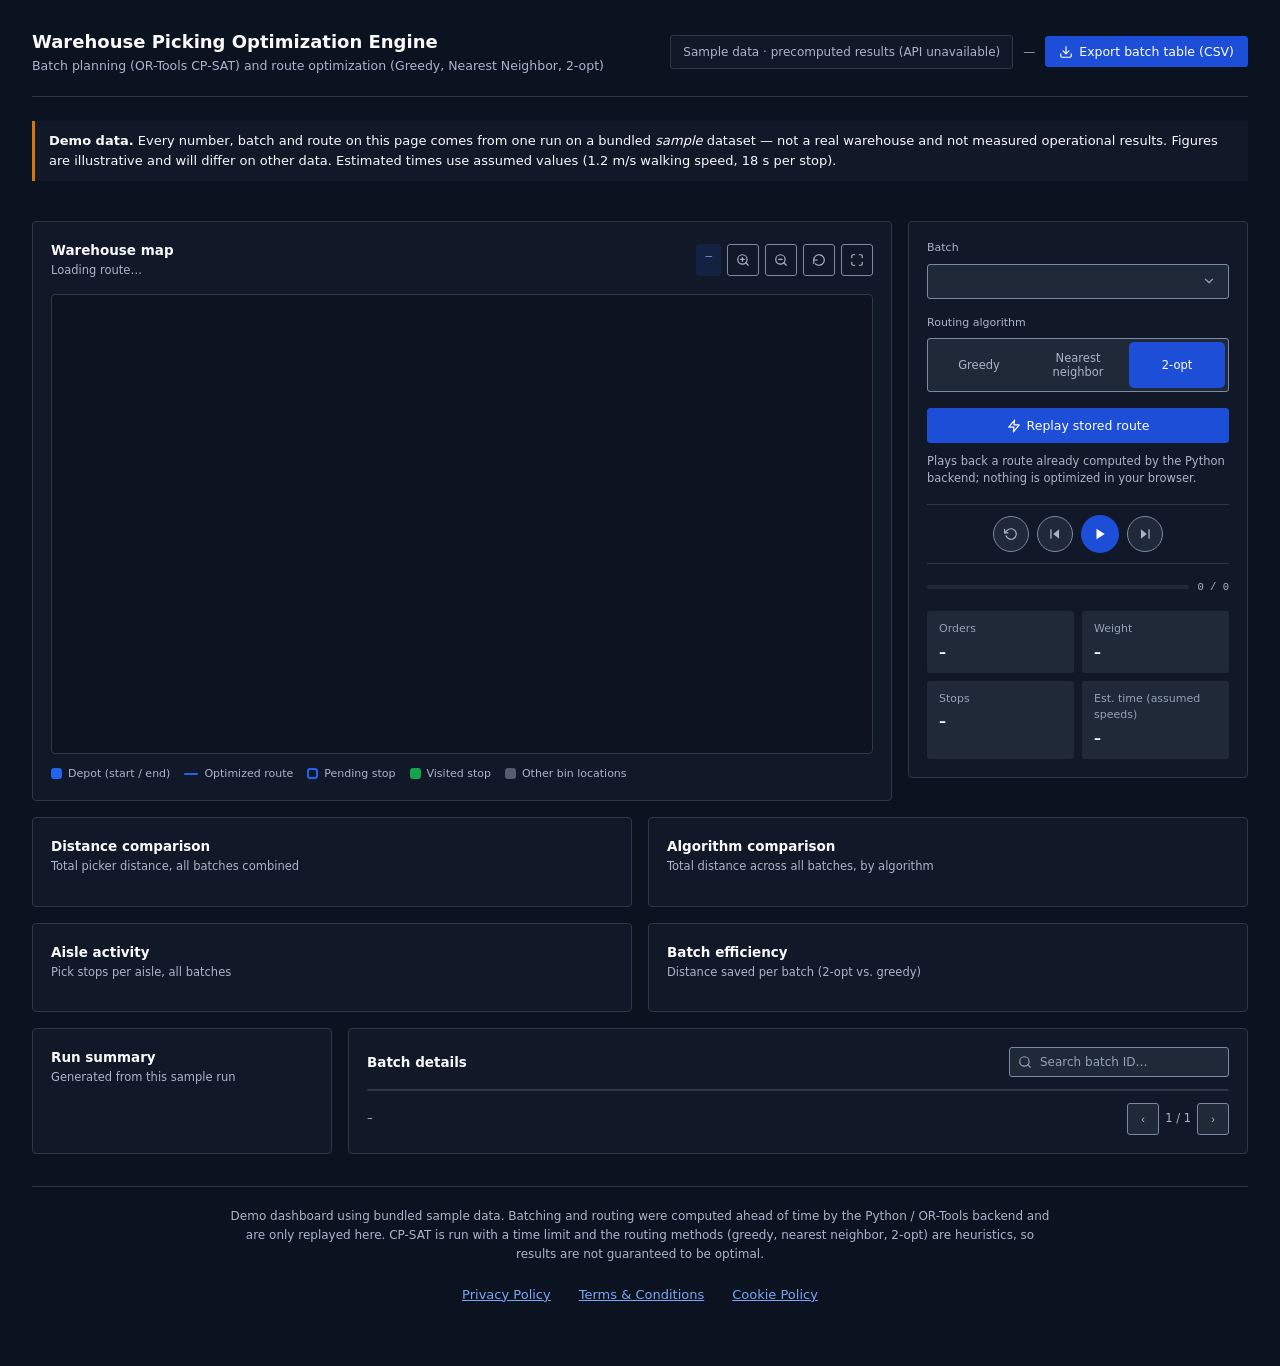
<file: frontend/index.html>
<!DOCTYPE html>
<html lang="en">
<head>
<meta charset="UTF-8">
<meta name="viewport" content="width=device-width, initial-scale=1.0">
<title>Warehouse Picking Optimization Engine – Demo Dashboard</title>
<meta name="description" content="Demo dashboard showing precomputed results of a warehouse order-batching and picker-routing project, using bundled sample data.">
<meta http-equiv="Content-Security-Policy" content="default-src 'none'; script-src 'self'; style-src 'self' 'unsafe-inline'; img-src 'self' data:; connect-src 'self' https://*.onrender.com http://localhost:* http://127.0.0.1:*; base-uri 'none'; form-action 'none'">
<meta name="referrer" content="no-referrer">
<link rel="stylesheet" href="style.css">
</head>
<body>
<a class="skip-link" href="#main">Skip to main content</a>
<noscript><p class="noscript">This dashboard needs JavaScript to display its charts and tables.</p></noscript>
<div class="app">
<header class="topbar">
  <div class="topbar-left">
    <div>
      <h1>Warehouse Picking Optimization Engine</h1>
      <p class="subtitle">Batch planning (OR-Tools CP-SAT) and route optimization (Greedy, Nearest Neighbor, 2-opt)</p>
    </div>
  </div>
  <div class="topbar-right">
    <span class="run-status">Sample data &middot; precomputed results</span>
    <span class="gen-time tnum" id="genTime">—</span>
    <button class="btn btn-primary" id="exportBtn" type="button">
      <svg class="icon" aria-hidden="true" focusable="false" viewBox="0 0 24 24" fill="none" stroke="currentColor" stroke-width="2" stroke-linecap="round" stroke-linejoin="round"><path d="M21 15v4a2 2 0 0 1-2 2H5a2 2 0 0 1-2-2v-4"></path><polyline points="7 10 12 15 17 10"></polyline><line x1="12" y1="15" x2="12" y2="3"></line></svg>
      Export batch table (CSV)
    </button>
  </div>
</header>

<main id="main" tabindex="-1">
<div class="demo-banner" role="note">
  <strong>Demo data.</strong> Every number, batch and route on this page comes from one run on a bundled <em>sample</em> dataset &mdash; not a real warehouse and not measured operational results. Figures are illustrative and will differ on other data. Estimated times use assumed values (1.2&nbsp;m/s walking speed, 18&nbsp;s per stop).
</div>

<h2 class="sr-only">Key figures from the sample run</h2>
<section class="kpi-row" id="kpiRow" aria-label="Key figures from the sample run"></section>

<section class="main-grid">
  <div class="panel map-panel" id="mapPanelWrap">
    <div class="panel-header">
      <div>
        <h2 class="panel-title">Warehouse map</h2>
        <p class="panel-sub" id="mapSubtitle">Loading route…</p>
      </div>
      <div class="map-toolbar">
        <span class="badge" id="algoBadge">—</span>
        <button class="icon-btn" id="zoomInBtn" type="button" aria-label="Zoom in" title="Zoom in">
          <svg class="icon" aria-hidden="true" focusable="false" viewBox="0 0 24 24" fill="none" stroke="currentColor" stroke-width="2" stroke-linecap="round" stroke-linejoin="round"><circle cx="11" cy="11" r="8"></circle><line x1="21" y1="21" x2="16.65" y2="16.65"></line><line x1="11" y1="8" x2="11" y2="14"></line><line x1="8" y1="11" x2="14" y2="11"></line></svg>
        </button>
        <button class="icon-btn" id="zoomOutBtn" type="button" aria-label="Zoom out" title="Zoom out">
          <svg class="icon" aria-hidden="true" focusable="false" viewBox="0 0 24 24" fill="none" stroke="currentColor" stroke-width="2" stroke-linecap="round" stroke-linejoin="round"><circle cx="11" cy="11" r="8"></circle><line x1="21" y1="21" x2="16.65" y2="16.65"></line><line x1="8" y1="11" x2="14" y2="11"></line></svg>
        </button>
        <button class="icon-btn" id="resetViewBtn" type="button" aria-label="Reset map view" title="Reset map view">
          <svg class="icon" aria-hidden="true" focusable="false" viewBox="0 0 24 24" fill="none" stroke="currentColor" stroke-width="2" stroke-linecap="round" stroke-linejoin="round"><path d="M3 12a9 9 0 1 1 3.05 6.75"></path><polyline points="3 18 3 12 9 12"></polyline></svg>
        </button>
        <button class="icon-btn" id="fullscreenBtn" type="button" aria-label="Toggle fullscreen map" title="Toggle fullscreen map">
          <svg class="icon" aria-hidden="true" focusable="false" viewBox="0 0 24 24" fill="none" stroke="currentColor" stroke-width="2" stroke-linecap="round" stroke-linejoin="round"><path d="M8 3H5a2 2 0 0 0-2 2v3"></path><path d="M21 8V5a2 2 0 0 0-2-2h-3"></path><path d="M3 16v3a2 2 0 0 0 2 2h3"></path><path d="M16 21h3a2 2 0 0 0 2-2v-3"></path></svg>
        </button>
      </div>
    </div>
    <div class="map-wrap" id="mapWrap">
      <svg id="warehouseMap" viewBox="0 0 900 600" xmlns="http://www.w3.org/2000/svg" role="group" tabindex="0" aria-label="Warehouse floor plan with the selected picker route. Arrow keys pan; plus and minus zoom. A text version of the route follows the map."></svg>
      <div class="node-tooltip" id="nodeTooltip"></div>
    </div>
    <p class="sr-only" id="routeText" aria-live="polite"></p>
    <div class="map-legend">
      <span class="legend-item"><span class="legend-swatch" style="background:var(--blue)"></span>Depot (start / end)</span>
      <span class="legend-item"><span class="legend-swatch is-line" style="background:var(--blue)"></span>Optimized route</span>
      <span class="legend-item"><span class="legend-swatch" style="background:transparent;border:2px solid var(--blue)"></span>Pending stop</span>
      <span class="legend-item"><span class="legend-swatch" style="background:var(--green)"></span>Visited stop</span>
      <span class="legend-item"><span class="legend-swatch" style="background:var(--text-muted);opacity:.5"></span>Other bin locations</span>
    </div>
    <div class="selected-node" id="selectedNode" aria-live="polite"></div>
  </div>

  <div class="panel control-panel">
    <div class="field">
      <label for="batchSelect">Batch</label>
      <select class="select-field" id="batchSelect"></select>
    </div>
    <div class="field">
      <span class="field-label" id="algoLabel">Routing algorithm</span>
      <div class="segmented" id="algoSegmented" role="group" aria-labelledby="algoLabel">
        <button type="button" data-algo="greedy" aria-pressed="false">Greedy</button>
        <button type="button" data-algo="nearest_neighbor" aria-pressed="false">Nearest neighbor</button>
        <button type="button" data-algo="two_opt" class="active" aria-pressed="true">2-opt</button>
      </div>
    </div>
    <button class="btn btn-primary" id="optimizeBtn" type="button" style="width:100%;justify-content:center;padding:9px;" title="Replay the stored route for the selected batch and algorithm">
      <svg class="icon" aria-hidden="true" focusable="false" viewBox="0 0 24 24" fill="none" stroke="currentColor" stroke-width="2" stroke-linecap="round" stroke-linejoin="round"><path d="M13 2 3 14h9l-1 8 10-12h-9l1-8z"></path></svg>
      Replay stored route
    </button>
    <p class="hint">Plays back a route already computed by the Python backend; nothing is optimized in your browser.</p>
    <div class="playback-controls">
      <button class="pc-btn" id="resetBtn" type="button" aria-label="Reset playback" title="Reset playback"><svg class="icon" aria-hidden="true" focusable="false" viewBox="0 0 24 24" fill="none" stroke="currentColor" stroke-width="2" stroke-linecap="round" stroke-linejoin="round"><polyline points="1 4 1 10 7 10"></polyline><path d="M3.51 15a9 9 0 1 0 2.13-9.36L1 10"></path></svg></button>
      <button class="pc-btn" id="stepBackBtn" type="button" aria-label="Step back" title="Step back"><svg class="icon" aria-hidden="true" focusable="false" viewBox="0 0 24 24" fill="currentColor" stroke="none"><polygon points="19 20 9 12 19 4 19 20"></polygon><rect x="4" y="4" width="2.2" height="16"></rect></svg></button>
      <button class="pc-btn primary" id="playBtn" type="button" aria-label="Play route" title="Play route"><svg class="icon" aria-hidden="true" focusable="false" id="playIcon" viewBox="0 0 24 24" fill="currentColor" stroke="none"><polygon points="6 3 20 12 6 21 6 3"></polygon></svg></button>
      <button class="pc-btn" id="stepFwdBtn" type="button" aria-label="Step forward" title="Step forward"><svg class="icon" aria-hidden="true" focusable="false" viewBox="0 0 24 24" fill="currentColor" stroke="none"><polygon points="5 4 15 12 5 20 5 4"></polygon><rect x="17.8" y="4" width="2.2" height="16"></rect></svg></button>
    </div>
    <div class="progress-row" role="group" aria-label="Playback progress">
      <div class="progress-track"><div class="progress-fill" id="progressFill"></div></div>
      <span class="progress-label" id="progressLabel">0 / 0</span>
    </div>
    <div class="stat-grid">
      <div class="mini-stat"><div class="ms-label">Orders</div><div class="ms-value tnum" id="statOrders">–</div></div>
      <div class="mini-stat"><div class="ms-label">Weight</div><div class="ms-value tnum" id="statWeight">–</div></div>
      <div class="mini-stat"><div class="ms-label">Stops</div><div class="ms-value tnum" id="statStops">–</div></div>
      <div class="mini-stat"><div class="ms-label">Est. time (assumed speeds)</div><div class="ms-value tnum" id="statTime">–</div></div>
    </div>
  </div>
</section>

<section class="charts-grid">
  <div class="panel">
    <h2 class="panel-title">Distance comparison</h2>
    <p class="panel-sub">Total picker distance, all batches combined</p>
    <div id="chartDistance" style="margin-top:12px;"></div>
  </div>
  <div class="panel">
    <h2 class="panel-title">Algorithm comparison</h2>
    <p class="panel-sub">Total distance across all batches, by algorithm</p>
    <div id="chartAlgo" style="margin-top:12px;"></div>
  </div>
  <div class="panel">
    <h2 class="panel-title">Aisle activity</h2>
    <p class="panel-sub">Pick stops per aisle, all batches</p>
    <div id="chartHeatmap" style="margin-top:12px;"></div>
  </div>
  <div class="panel">
    <h2 class="panel-title">Batch efficiency</h2>
    <p class="panel-sub">Distance saved per batch (2-opt vs. greedy)</p>
    <div id="chartEfficiency" style="margin-top:12px;"></div>
  </div>
</section>

<section class="bottom-grid">
  <div class="panel">
    <h2 class="panel-title">Run summary</h2>
    <p class="panel-sub">Generated from this sample run</p>
    <div id="insightsList" style="margin-top:6px;"></div>
  </div>

  <div class="panel">
    <div class="table-toolbar">
      <h2 class="panel-title" style="margin:0;">Batch details</h2>
      <div class="search-box">
        <svg class="icon" aria-hidden="true" focusable="false" viewBox="0 0 24 24" fill="none" stroke="currentColor" stroke-width="2" stroke-linecap="round" stroke-linejoin="round"><circle cx="11" cy="11" r="8"></circle><line x1="21" y1="21" x2="16.65" y2="16.65"></line></svg>
        <label for="tableSearch" class="sr-only">Search batch ID</label>
        <input type="search" id="tableSearch" placeholder="Search batch ID…" autocomplete="off">
      </div>
    </div>
    <div class="table-scroll">
      <table class="data-table" id="batchTable">
        <caption class="sr-only">Batch details for the sample run. Column headers are buttons that sort the table.</caption>
        <thead><tr id="tableHead"></tr></thead>
        <tbody id="tableBody"></tbody>
      </table>
    </div>
    <div class="table-footer">
      <span id="tableCount" aria-live="polite">–</span>
      <div class="pager">
        <button id="pagePrev" type="button" aria-label="Previous page">‹</button>
        <span id="pageLabel" class="tnum" aria-live="polite">1 / 1</span>
        <button id="pageNext" type="button" aria-label="Next page">›</button>
      </div>
    </div>
  </div>
</section>

</main>

<footer class="site-footer">
  <p class="footnote">Demo dashboard using bundled sample data. Batching and routing were computed ahead of time by the Python / OR-Tools backend and are only replayed here. CP-SAT is run with a time limit and the routing methods (greedy, nearest neighbor, 2-opt) are heuristics, so results are not guaranteed to be optimal.</p>
  <nav class="footer-links" aria-label="Legal">
    <a href="privacy.html">Privacy Policy</a>
    <a href="terms.html">Terms &amp; Conditions</a>
    <a href="cookies.html">Cookie Policy</a>
  </nav>
</footer>

</div>
<script src="data/dashboard_data.js"></script>
<script src="config.js"></script>
<script src="api-loader.js"></script>
</body>
</html>
</file>
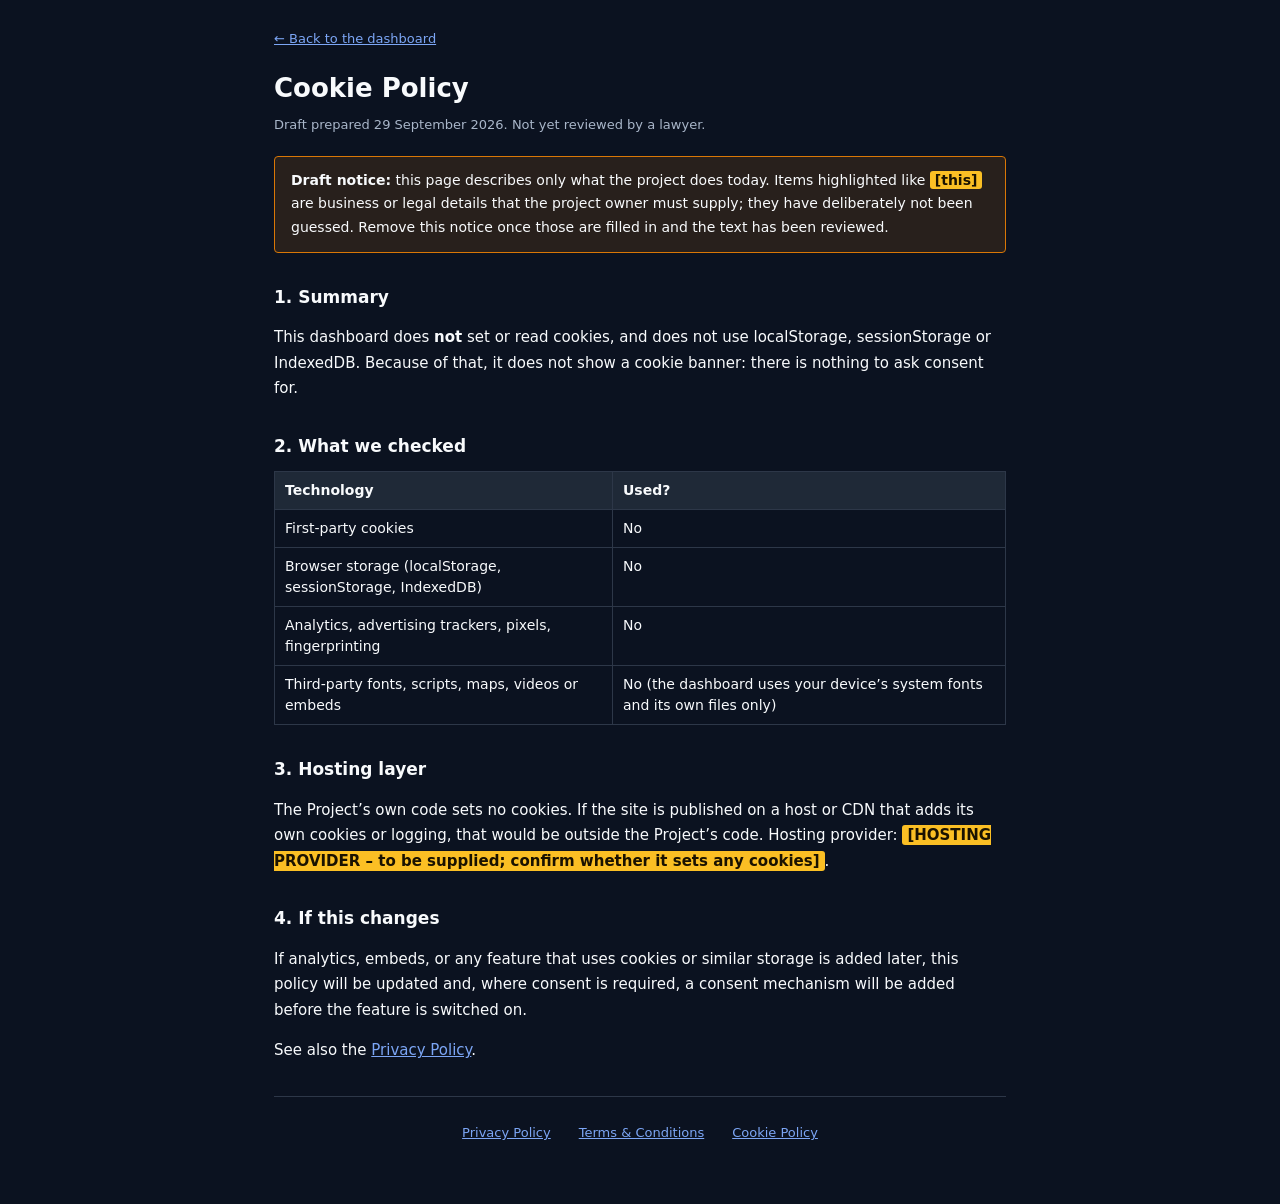
<file: frontend/cookies.html>
<!DOCTYPE html>
<html lang="en">
<head>
<meta charset="UTF-8">
<meta name="viewport" content="width=device-width, initial-scale=1.0">
<title>Cookie Policy – Warehouse Picking Optimization Engine</title>
<meta name="robots" content="noindex">
<meta http-equiv="Content-Security-Policy" content="default-src 'none'; style-src 'self'; base-uri 'none'; form-action 'none'">
<meta name="referrer" content="no-referrer">
<link rel="stylesheet" href="style.css">
</head>
<body>
<a class="skip-link" href="#main">Skip to main content</a>
<div class="legal">
<header><a class="back" href="index.html">&larr; Back to the dashboard</a></header>
<main id="main" tabindex="-1">
<h1>Cookie Policy</h1>
<p class="meta">Draft prepared 29 September 2026. Not yet reviewed by a lawyer.</p>
<p class="draft-note"><strong>Draft notice:</strong> this page describes only what the project does today. Items highlighted like <mark class="todo">[this]</mark> are business or legal details that the project owner must supply; they have deliberately not been guessed. Remove this notice once those are filled in and the text has been reviewed.</p>

<h2>1. Summary</h2>
<p>This dashboard does <strong>not</strong> set or read cookies, and does not use localStorage, sessionStorage or IndexedDB. Because of that, it does not show a cookie banner: there is nothing to ask consent for.</p>

<h2>2. What we checked</h2>
<table>
<thead><tr><th scope="col">Technology</th><th scope="col">Used?</th></tr></thead>
<tbody>
<tr><td>First-party cookies</td><td>No</td></tr>
<tr><td>Browser storage (localStorage, sessionStorage, IndexedDB)</td><td>No</td></tr>
<tr><td>Analytics, advertising trackers, pixels, fingerprinting</td><td>No</td></tr>
<tr><td>Third-party fonts, scripts, maps, videos or embeds</td><td>No (the dashboard uses your device&rsquo;s system fonts and its own files only)</td></tr>
</tbody>
</table>

<h2>3. Hosting layer</h2>
<p>The Project&rsquo;s own code sets no cookies. If the site is published on a host or CDN that adds its own cookies or logging, that would be outside the Project&rsquo;s code. Hosting provider: <mark class="todo">[HOSTING PROVIDER – to be supplied; confirm whether it sets any cookies]</mark>.</p>

<h2>4. If this changes</h2>
<p>If analytics, embeds, or any feature that uses cookies or similar storage is added later, this policy will be updated and, where consent is required, a consent mechanism will be added before the feature is switched on.</p>

<p>See also the <a href="privacy.html">Privacy Policy</a>.</p>
</main>
<footer class="site-footer">
  <nav class="footer-links" aria-label="Legal">
    <a href="privacy.html">Privacy Policy</a>
    <a href="terms.html">Terms &amp; Conditions</a>
    <a href="cookies.html">Cookie Policy</a>
  </nav>
</footer>
</div>
</body>
</html>
</file>
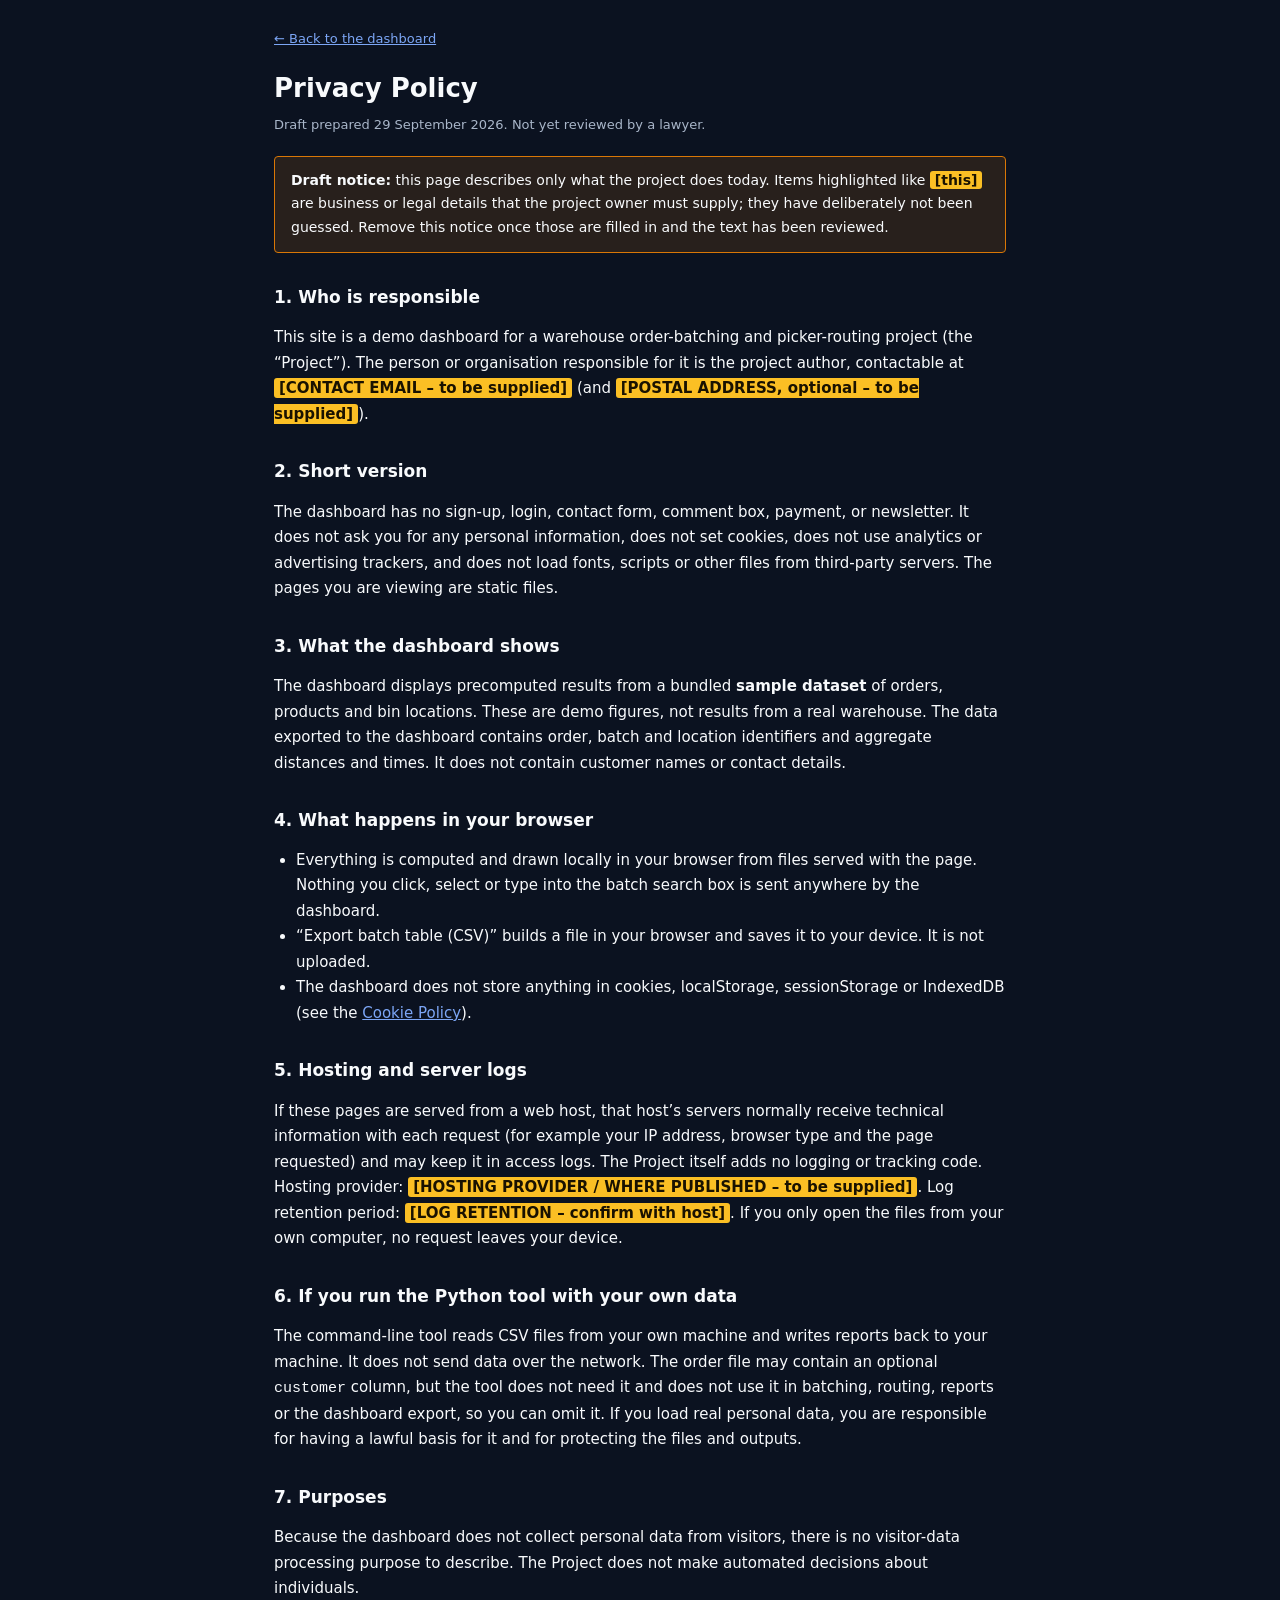
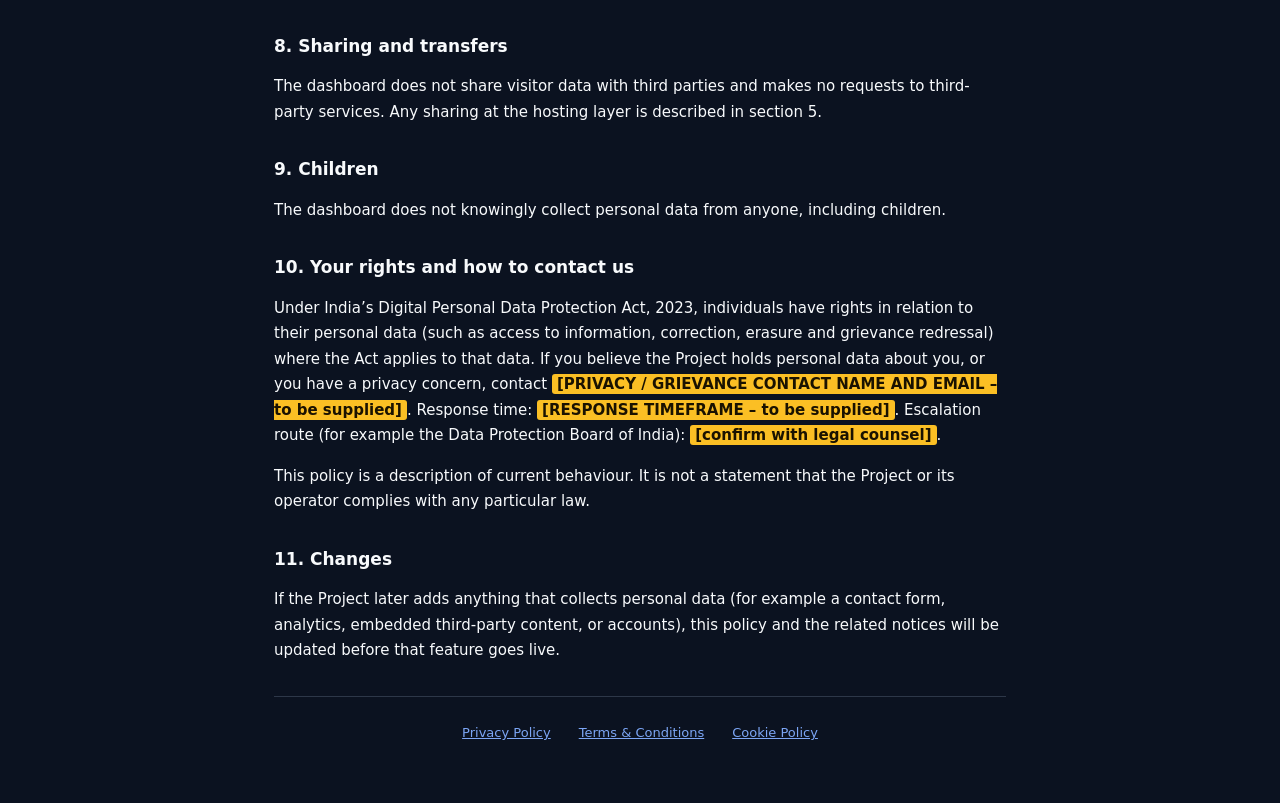
<file: frontend/privacy.html>
<!DOCTYPE html>
<html lang="en">
<head>
<meta charset="UTF-8">
<meta name="viewport" content="width=device-width, initial-scale=1.0">
<title>Privacy Policy – Warehouse Picking Optimization Engine</title>
<meta name="robots" content="noindex">
<meta http-equiv="Content-Security-Policy" content="default-src 'none'; style-src 'self'; base-uri 'none'; form-action 'none'">
<meta name="referrer" content="no-referrer">
<link rel="stylesheet" href="style.css">
</head>
<body>
<a class="skip-link" href="#main">Skip to main content</a>
<div class="legal">
<header><a class="back" href="index.html">&larr; Back to the dashboard</a></header>
<main id="main" tabindex="-1">
<h1>Privacy Policy</h1>
<p class="meta">Draft prepared 29 September 2026. Not yet reviewed by a lawyer.</p>
<p class="draft-note"><strong>Draft notice:</strong> this page describes only what the project does today. Items highlighted like <mark class="todo">[this]</mark> are business or legal details that the project owner must supply; they have deliberately not been guessed. Remove this notice once those are filled in and the text has been reviewed.</p>

<h2>1. Who is responsible</h2>
<p>This site is a demo dashboard for a warehouse order-batching and picker-routing project (the &ldquo;Project&rdquo;). The person or organisation responsible for it is the project author, contactable at <mark class="todo">[CONTACT EMAIL – to be supplied]</mark> (and <mark class="todo">[POSTAL ADDRESS, optional – to be supplied]</mark>).</p>

<h2>2. Short version</h2>
<p>The dashboard has no sign-up, login, contact form, comment box, payment, or newsletter. It does not ask you for any personal information, does not set cookies, does not use analytics or advertising trackers, and does not load fonts, scripts or other files from third-party servers. The pages you are viewing are static files.</p>

<h2>3. What the dashboard shows</h2>
<p>The dashboard displays precomputed results from a bundled <strong>sample dataset</strong> of orders, products and bin locations. These are demo figures, not results from a real warehouse. The data exported to the dashboard contains order, batch and location identifiers and aggregate distances and times. It does not contain customer names or contact details.</p>

<h2>4. What happens in your browser</h2>
<ul>
<li>Everything is computed and drawn locally in your browser from files served with the page. Nothing you click, select or type into the batch search box is sent anywhere by the dashboard.</li>
<li>&ldquo;Export batch table (CSV)&rdquo; builds a file in your browser and saves it to your device. It is not uploaded.</li>
<li>The dashboard does not store anything in cookies, localStorage, sessionStorage or IndexedDB (see the <a href="cookies.html">Cookie Policy</a>).</li>
</ul>

<h2>5. Hosting and server logs</h2>
<p>If these pages are served from a web host, that host&rsquo;s servers normally receive technical information with each request (for example your IP address, browser type and the page requested) and may keep it in access logs. The Project itself adds no logging or tracking code. Hosting provider: <mark class="todo">[HOSTING PROVIDER / WHERE PUBLISHED – to be supplied]</mark>. Log retention period: <mark class="todo">[LOG RETENTION – confirm with host]</mark>. If you only open the files from your own computer, no request leaves your device.</p>

<h2>6. If you run the Python tool with your own data</h2>
<p>The command-line tool reads CSV files from your own machine and writes reports back to your machine. It does not send data over the network. The order file may contain an optional <code>customer</code> column, but the tool does not need it and does not use it in batching, routing, reports or the dashboard export, so you can omit it. If you load real personal data, you are responsible for having a lawful basis for it and for protecting the files and outputs.</p>

<h2>7. Purposes</h2>
<p>Because the dashboard does not collect personal data from visitors, there is no visitor-data processing purpose to describe. The Project does not make automated decisions about individuals.</p>

<h2>8. Sharing and transfers</h2>
<p>The dashboard does not share visitor data with third parties and makes no requests to third-party services. Any sharing at the hosting layer is described in section 5.</p>

<h2>9. Children</h2>
<p>The dashboard does not knowingly collect personal data from anyone, including children.</p>

<h2>10. Your rights and how to contact us</h2>
<p>Under India&rsquo;s Digital Personal Data Protection Act, 2023, individuals have rights in relation to their personal data (such as access to information, correction, erasure and grievance redressal) where the Act applies to that data. If you believe the Project holds personal data about you, or you have a privacy concern, contact <mark class="todo">[PRIVACY / GRIEVANCE CONTACT NAME AND EMAIL – to be supplied]</mark>. Response time: <mark class="todo">[RESPONSE TIMEFRAME – to be supplied]</mark>. Escalation route (for example the Data Protection Board of India): <mark class="todo">[confirm with legal counsel]</mark>.</p>
<p>This policy is a description of current behaviour. It is not a statement that the Project or its operator complies with any particular law.</p>

<h2>11. Changes</h2>
<p>If the Project later adds anything that collects personal data (for example a contact form, analytics, embedded third-party content, or accounts), this policy and the related notices will be updated before that feature goes live.</p>
</main>
<footer class="site-footer">
  <nav class="footer-links" aria-label="Legal">
    <a href="privacy.html">Privacy Policy</a>
    <a href="terms.html">Terms &amp; Conditions</a>
    <a href="cookies.html">Cookie Policy</a>
  </nav>
</footer>
</div>
</body>
</html>
</file>
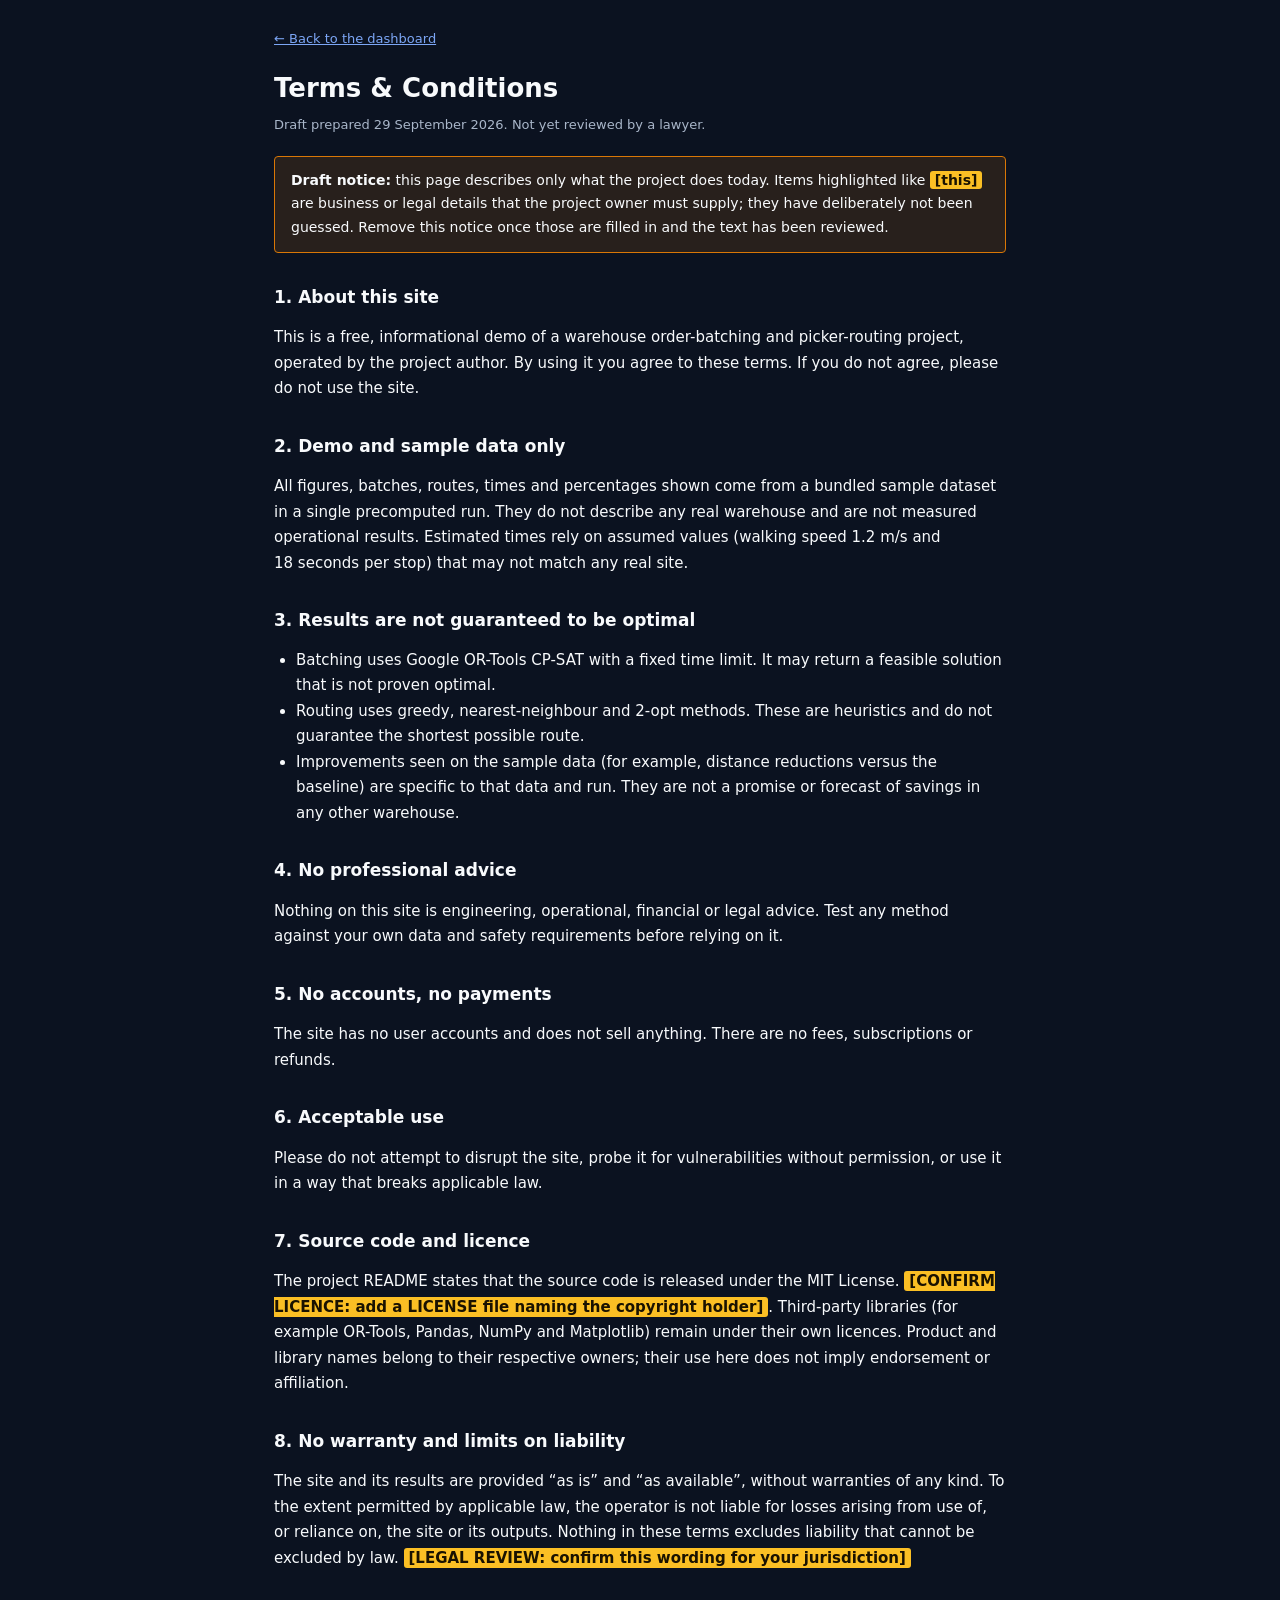
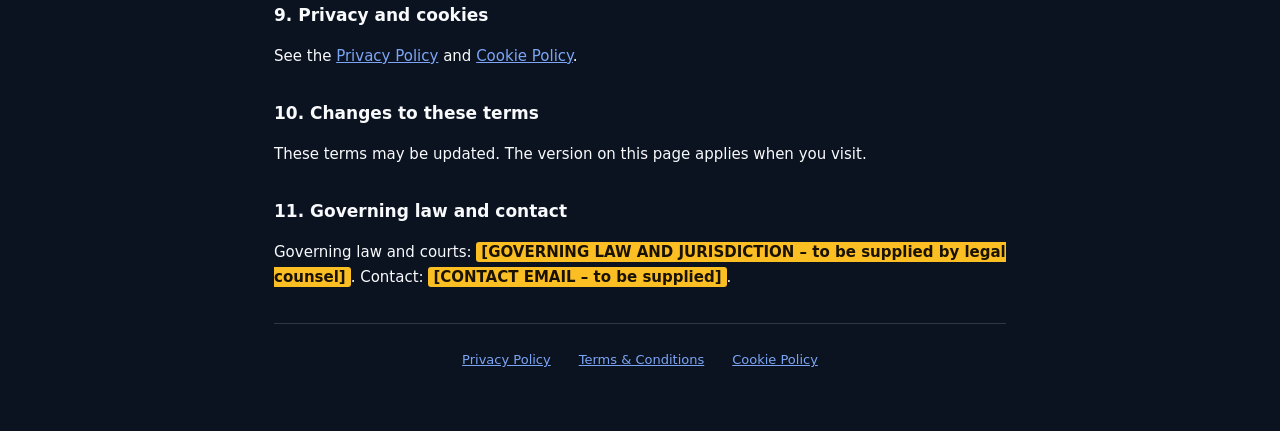
<file: frontend/terms.html>
<!DOCTYPE html>
<html lang="en">
<head>
<meta charset="UTF-8">
<meta name="viewport" content="width=device-width, initial-scale=1.0">
<title>Terms &amp; Conditions – Warehouse Picking Optimization Engine</title>
<meta name="robots" content="noindex">
<meta http-equiv="Content-Security-Policy" content="default-src 'none'; style-src 'self'; base-uri 'none'; form-action 'none'">
<meta name="referrer" content="no-referrer">
<link rel="stylesheet" href="style.css">
</head>
<body>
<a class="skip-link" href="#main">Skip to main content</a>
<div class="legal">
<header><a class="back" href="index.html">&larr; Back to the dashboard</a></header>
<main id="main" tabindex="-1">
<h1>Terms &amp; Conditions</h1>
<p class="meta">Draft prepared 29 September 2026. Not yet reviewed by a lawyer.</p>
<p class="draft-note"><strong>Draft notice:</strong> this page describes only what the project does today. Items highlighted like <mark class="todo">[this]</mark> are business or legal details that the project owner must supply; they have deliberately not been guessed. Remove this notice once those are filled in and the text has been reviewed.</p>

<h2>1. About this site</h2>
<p>This is a free, informational demo of a warehouse order-batching and picker-routing project, operated by the project author. By using it you agree to these terms. If you do not agree, please do not use the site.</p>

<h2>2. Demo and sample data only</h2>
<p>All figures, batches, routes, times and percentages shown come from a bundled sample dataset in a single precomputed run. They do not describe any real warehouse and are not measured operational results. Estimated times rely on assumed values (walking speed 1.2&nbsp;m/s and 18&nbsp;seconds per stop) that may not match any real site.</p>

<h2>3. Results are not guaranteed to be optimal</h2>
<ul>
<li>Batching uses Google OR-Tools CP-SAT with a fixed time limit. It may return a feasible solution that is not proven optimal.</li>
<li>Routing uses greedy, nearest-neighbour and 2-opt methods. These are heuristics and do not guarantee the shortest possible route.</li>
<li>Improvements seen on the sample data (for example, distance reductions versus the baseline) are specific to that data and run. They are not a promise or forecast of savings in any other warehouse.</li>
</ul>

<h2>4. No professional advice</h2>
<p>Nothing on this site is engineering, operational, financial or legal advice. Test any method against your own data and safety requirements before relying on it.</p>

<h2>5. No accounts, no payments</h2>
<p>The site has no user accounts and does not sell anything. There are no fees, subscriptions or refunds.</p>

<h2>6. Acceptable use</h2>
<p>Please do not attempt to disrupt the site, probe it for vulnerabilities without permission, or use it in a way that breaks applicable law.</p>

<h2>7. Source code and licence</h2>
<p>The project README states that the source code is released under the MIT License. <mark class="todo">[CONFIRM LICENCE: add a LICENSE file naming the copyright holder]</mark>. Third-party libraries (for example OR-Tools, Pandas, NumPy and Matplotlib) remain under their own licences. Product and library names belong to their respective owners; their use here does not imply endorsement or affiliation.</p>

<h2>8. No warranty and limits on liability</h2>
<p>The site and its results are provided &ldquo;as is&rdquo; and &ldquo;as available&rdquo;, without warranties of any kind. To the extent permitted by applicable law, the operator is not liable for losses arising from use of, or reliance on, the site or its outputs. Nothing in these terms excludes liability that cannot be excluded by law. <mark class="todo">[LEGAL REVIEW: confirm this wording for your jurisdiction]</mark></p>

<h2>9. Privacy and cookies</h2>
<p>See the <a href="privacy.html">Privacy Policy</a> and <a href="cookies.html">Cookie Policy</a>.</p>

<h2>10. Changes to these terms</h2>
<p>These terms may be updated. The version on this page applies when you visit.</p>

<h2>11. Governing law and contact</h2>
<p>Governing law and courts: <mark class="todo">[GOVERNING LAW AND JURISDICTION – to be supplied by legal counsel]</mark>. Contact: <mark class="todo">[CONTACT EMAIL – to be supplied]</mark>.</p>
</main>
<footer class="site-footer">
  <nav class="footer-links" aria-label="Legal">
    <a href="privacy.html">Privacy Policy</a>
    <a href="terms.html">Terms &amp; Conditions</a>
    <a href="cookies.html">Cookie Policy</a>
  </nav>
</footer>
</div>
</body>
</html>
</file>
<file: frontend/style.css>
:root{
  --bg:#0B1220; --surface:#111827; --surface-2:#1F2937; --border:#2D3748;
  --blue:#2563EB; --blue-tint:rgba(37,99,235,.14);
  --green:#16A34A; --green-tint:rgba(22,163,74,.14);
  --warning:#D97706; --warning-tint:rgba(217,119,6,.14);
  --danger:#DC2626; --danger-tint:rgba(220,38,38,.14);
  --text-primary:#F8FAFC; --text-secondary:#A9B6C9; --text-muted:#94A3B8;
  --blue-text:#7CA6F5; --control-border:#7B8BA3; --focus:#93C5FD;
  --radius-sm:3px; --radius-md:4px; --radius-lg:4px;
  --font: system-ui, -apple-system, BlinkMacSystemFont, 'Segoe UI', Roboto, 'Helvetica Neue', Arial, sans-serif;
  --font-mono: 'SFMono-Regular', Consolas, 'Liberation Mono', monospace;
}
*{box-sizing:border-box;}
html{color-scheme:dark;}
body{margin:0;background:var(--bg);color:var(--text-primary);font-family:var(--font);-webkit-font-smoothing:antialiased;line-height:1.5;font-size:14px;}
.tnum{font-variant-numeric:tabular-nums lining-nums;}
.app{max-width:1440px;margin:0 auto;padding:28px 32px 56px;}
a{color:var(--blue-text);}
a:hover{text-decoration-thickness:2px;}
svg{display:block;}

/* ---------- Header ---------- */
.topbar{display:flex;justify-content:space-between;align-items:center;gap:20px;flex-wrap:wrap;margin-bottom:24px;padding-bottom:20px;border-bottom:1px solid var(--border);}
.topbar-left{display:flex;align-items:center;gap:14px;}
h1{font-size:18px;font-weight:600;margin:0 0 2px;}
.subtitle{color:var(--text-secondary);font-size:12.5px;margin:0;}
.topbar-right{display:flex;align-items:center;gap:10px;flex-wrap:wrap;}
.run-status{display:flex;align-items:center;gap:8px;padding:7px 12px;border-radius:var(--radius-sm);background:var(--surface);border:1px solid var(--border);font-size:12px;color:var(--text-secondary);}
.gen-time{font-size:12px;color:var(--text-muted);}
.btn{display:inline-flex;align-items:center;gap:6px;padding:7px 13px;border-radius:var(--radius-sm);font-size:12.5px;font-weight:500;font-family:var(--font);cursor:pointer;border:1px solid var(--control-border);background:var(--surface);color:var(--text-primary);transition:border-color .12s,background .12s;}
.btn:hover{border-color:#3E4A5E;background:var(--surface-2);}
.btn:active{transform:scale(.98);}
.btn-primary{color:#fff;}
.btn-primary{background:#1D4ED8;border-color:#1D4ED8;}
.btn-primary:hover{background:#1E40AF;border-color:#1E40AF;}
.icon{width:14px;height:14px;flex-shrink:0;}
.icon-lg{width:16px;height:16px;}

/* ---------- KPI row ---------- */
.kpi-row{display:grid;grid-template-columns:repeat(7,minmax(0,1fr));gap:10px;margin-bottom:20px;}
@media (max-width:1300px){.kpi-row{grid-template-columns:repeat(4,minmax(0,1fr));}}
@media (max-width:760px){.kpi-row{grid-template-columns:repeat(2,minmax(0,1fr));}}
.kpi-card{background:var(--surface);border:1px solid var(--border);border-radius:4px;padding:12px 14px;display:flex;flex-direction:column;gap:4px;min-width:0;overflow:hidden;}
.kpi-label{font-size:12px;color:var(--text-secondary);}
.kpi-note{font-size:12px;color:var(--text-secondary);}
.kpi-value{font-size:22px;font-weight:600;line-height:1.15;}
.kpi-value .unit{font-size:13px;font-weight:500;color:var(--text-secondary);margin-left:2px;}

/* ---------- Panels ---------- */
.main-grid{display:grid;grid-template-columns:minmax(0,1fr) 340px;gap:16px;margin-bottom:16px;align-items:start;}
@media (max-width:980px){.main-grid{grid-template-columns:minmax(0,1fr);}}
.panel{background:var(--surface);border:1px solid var(--border);border-radius:var(--radius-lg);padding:18px;}
.panel-header{display:flex;justify-content:space-between;align-items:center;gap:10px;margin-bottom:14px;}
.panel-title{font-size:13.5px;font-weight:600;margin:0;display:flex;align-items:center;gap:8px;}
.panel-sub{font-size:11.5px;color:var(--text-secondary);margin:2px 0 0;}
.panel-actions{display:flex;align-items:center;gap:6px;}
.icon-btn{width:32px;height:32px;border-radius:var(--radius-sm);background:transparent;border:1px solid var(--control-border);color:var(--text-secondary);display:flex;align-items:center;justify-content:center;cursor:pointer;transition:border-color .12s,color .12s;padding:0;}
.icon-btn:hover:not(:disabled){border-color:#3E4A5E;color:var(--text-primary);}
.icon-btn:disabled{opacity:.35;cursor:not-allowed;}
.icon-btn.active{background:var(--blue-tint);border-color:var(--blue);color:var(--blue-text);}
.badge{font-family:var(--font-mono);font-size:11px;padding:4px 9px;border-radius:4px;background:var(--blue-tint);color:var(--blue-text);white-space:nowrap;}

/* ---------- Map ---------- */
.map-toolbar{display:flex;gap:6px;}
.map-wrap{position:relative;background:#0D1420;border:1px solid var(--border);border-radius:var(--radius-md);overflow:hidden;height:460px;}
.map-wrap.is-fullscreen{height:100vh;border-radius:0;}
svg#warehouseMap{width:100%;height:100%;cursor:grab;}
svg#warehouseMap.is-panning{cursor:grabbing;}
.map-legend{display:flex;flex-wrap:wrap;gap:14px;margin-top:12px;}
.legend-item{display:flex;align-items:center;gap:6px;font-size:11px;color:var(--text-secondary);}
.legend-swatch{width:11px;height:11px;border-radius:3px;flex-shrink:0;}
.legend-swatch.is-line{width:14px;height:2px;border-radius:1px;}
.node-tooltip{position:absolute;pointer-events:none;background:#0A0E17;border:1px solid var(--border);border-radius:var(--radius-sm);padding:8px 10px;font-size:11.5px;color:var(--text-primary);opacity:0;transition:opacity .1s;z-index:5;max-width:220px;box-shadow:0 4px 16px rgba(0,0,0,.5);}
.node-tooltip .tt-title{font-weight:600;margin-bottom:3px;font-family:var(--font-mono);font-size:11px;}
.node-tooltip .tt-row{color:var(--text-secondary);}
.selected-node{margin-top:12px;padding:11px 12px;background:var(--surface-2);border-radius:var(--radius-sm);border:1px solid var(--border);font-size:12px;display:none;}
.selected-node.visible{display:block;}
.selected-node .sn-title{font-weight:600;font-family:var(--font-mono);font-size:11.5px;margin-bottom:4px;}
.selected-node .sn-row{color:var(--text-secondary);font-size:11.5px;}

/* ---------- Control panel ---------- */
.control-panel{display:flex;flex-direction:column;gap:16px;}
.field label,.field .field-label{display:block;font-size:11px;font-weight:500;color:var(--text-secondary);margin-bottom:7px;}
select.select-field{width:100%;background:var(--surface-2) url("data:image/svg+xml,%3Csvg xmlns='http://www.w3.org/2000/svg' viewBox='0 0 24 24' fill='none' stroke='%2394A3B8' stroke-width='2' stroke-linecap='round' stroke-linejoin='round'%3E%3Cpolyline points='6 9 12 15 18 9'%3E%3C/polyline%3E%3C/svg%3E") no-repeat right 12px center;background-size:14px;border:1px solid var(--control-border);color:var(--text-primary);padding:9px 34px 9px 12px;border-radius:var(--radius-sm);font-family:var(--font);font-size:12.5px;appearance:none;cursor:pointer;}
.segmented{display:flex;background:var(--surface-2);border:1px solid var(--control-border);border-radius:var(--radius-sm);padding:3px;gap:3px;}
.segmented button{flex:1;padding:9px 6px;min-height:32px;border:none;background:transparent;color:var(--text-secondary);font-family:var(--font);font-size:11.5px;font-weight:500;border-radius:5px;cursor:pointer;}
.segmented button.active{background:#1D4ED8;color:#fff;}
.playback-controls{display:flex;align-items:center;justify-content:center;gap:8px;padding:10px 0;border-top:1px solid var(--border);border-bottom:1px solid var(--border);}
.pc-btn{width:36px;height:36px;border-radius:50%;background:var(--surface-2);border:1px solid var(--control-border);color:var(--text-secondary);display:flex;align-items:center;justify-content:center;cursor:pointer;padding:0;}
.pc-btn:hover:not(:disabled){border-color:var(--blue-text);color:var(--blue-text);}
.pc-btn:disabled{opacity:.35;cursor:not-allowed;}
.pc-btn.primary{width:38px;height:38px;background:#1D4ED8;color:#fff;border-color:transparent;}
.pc-btn.primary:hover:not(:disabled){color:#fff;background:#1E40AF;}
.progress-row{display:flex;align-items:center;gap:8px;}
.progress-track{flex:1;height:4px;background:var(--surface-2);border-radius:99px;overflow:hidden;}
.progress-fill{height:100%;background:var(--blue);width:0%;transition:width .3s ease;}
.progress-fill.done{background:var(--green);}
.progress-label{font-family:var(--font-mono);font-size:10.5px;color:var(--text-secondary);white-space:nowrap;}
.stat-grid{display:grid;grid-template-columns:minmax(0,1fr) minmax(0,1fr);gap:8px;}
.mini-stat{background:var(--surface-2);border-radius:var(--radius-sm);padding:10px 12px;}
.mini-stat .ms-label{font-size:11px;color:var(--text-muted);font-weight:500;margin-bottom:4px;}
.mini-stat .ms-value{font-size:14px;font-weight:600;}

/* ---------- Charts ---------- */
.charts-grid{display:grid;grid-template-columns:minmax(0,1fr) minmax(0,1fr);gap:16px;margin-bottom:16px;}
@media (max-width:900px){.charts-grid{grid-template-columns:minmax(0,1fr);}}

/* ---------- Insights + table ---------- */
.bottom-grid{display:grid;grid-template-columns:300px minmax(0,1fr);gap:16px;}
@media (max-width:980px){.bottom-grid{grid-template-columns:minmax(0,1fr);}}

/* ---------- Table ---------- */
.table-toolbar{display:flex;justify-content:space-between;align-items:center;gap:10px;margin-bottom:12px;flex-wrap:wrap;}
.search-box{position:relative;flex:1;max-width:220px;min-width:140px;}
.search-box input{width:100%;background:var(--surface-2);border:1px solid var(--control-border);color:var(--text-primary);padding:7px 10px 7px 30px;border-radius:var(--radius-sm);font-family:var(--font);font-size:12px;}
.search-box input::placeholder{color:var(--text-muted);}
.search-box .icon{position:absolute;left:9px;top:50%;transform:translateY(-50%);color:var(--text-muted);}
.table-scroll{overflow-x:auto;max-width:100%;border:1px solid var(--border);border-radius:var(--radius-sm);}
table.data-table{width:100%;border-collapse:collapse;font-size:12px;min-width:640px;}
table.data-table thead th{position:sticky;top:0;background:var(--surface-2);text-align:left;padding:0;font-weight:500;color:var(--text-secondary);font-size:11px;border-bottom:1px solid var(--border);white-space:nowrap;}
table.data-table thead th button{all:unset;box-sizing:border-box;display:block;width:100%;padding:9px 12px;cursor:pointer;font-family:var(--font);font-size:11px;font-weight:500;color:inherit;}
table.data-table thead th button:focus-visible{outline:2px solid var(--focus);outline-offset:-2px;}
table.data-table thead th:hover,table.data-table thead th.sorted{color:var(--text-primary);}
table.data-table thead th .sort-arrow{margin-left:4px;opacity:.5;font-size:9px;}
table.data-table thead th.sorted .sort-arrow{opacity:1;color:var(--blue-text);}
table.data-table tbody td{padding:9px 12px;border-bottom:1px solid var(--border);white-space:nowrap;}
table.data-table tbody tr:last-child td{border-bottom:none;}
table.data-table tbody tr:hover{background:var(--surface-2);}
.pct-cell{color:var(--green);font-weight:600;}
.table-footer{display:flex;justify-content:space-between;align-items:center;margin-top:12px;font-size:11.5px;color:var(--text-secondary);}
.pager{display:flex;align-items:center;gap:6px;}
.pager button{width:32px;height:32px;border-radius:var(--radius-sm);background:var(--surface-2);border:1px solid var(--control-border);color:var(--text-secondary);cursor:pointer;font-size:11px;}
.pager button:hover:not(:disabled){color:var(--text-primary);border-color:#3E4A5E;}
.pager button:disabled{opacity:.35;cursor:not-allowed;}

.footnote{text-align:center;color:var(--text-muted);font-size:11px;margin-top:24px;}
.sr-only{position:absolute;width:1px;height:1px;padding:0;margin:-1px;overflow:hidden;clip:rect(0,0,0,0);border:0;}

/* ---------- Empty state (dashboard_data.js not generated yet) ---------- */
.empty-state{max-width:520px;margin:80px auto;padding:32px;background:var(--surface);border:1px solid var(--border);border-radius:var(--radius-lg);text-align:center;}
.empty-state h1{font-size:16px;margin:0 0 10px;}
.empty-state p{color:var(--text-secondary);font-size:13px;line-height:1.6;margin:0 0 10px;}
.empty-state code{font-family:var(--font-mono);background:var(--surface-2);padding:1px 5px;border-radius:4px;font-size:12px;}
.empty-state pre{text-align:left;background:var(--surface-2);border:1px solid var(--border);border-radius:var(--radius-sm);padding:12px 14px;font-family:var(--font-mono);font-size:12px;color:var(--text-primary);overflow-x:auto;}

/* ---------- Accessibility ---------- */
:focus-visible{outline:2px solid var(--focus);outline-offset:2px;}
.select-focus,select:focus-visible,input:focus-visible{outline:2px solid var(--focus);outline-offset:1px;}
svg#warehouseMap:focus-visible{outline:2px solid var(--focus);outline-offset:-3px;}
.stop-node:focus-visible{outline:2px solid #fff;outline-offset:3px;}
main:focus{outline:none;}
.skip-link{position:absolute;left:8px;top:-60px;z-index:100;background:#fff;color:#0B1220;padding:10px 14px;border-radius:var(--radius-sm);font-weight:600;text-decoration:none;}
.skip-link:focus{top:8px;}
.noscript{background:var(--warning-tint);border:1px solid var(--warning);padding:10px 14px;margin:0;text-align:center;}
@media (prefers-reduced-motion:reduce){*,*::before,*::after{animation:none!important;transition:none!important;scroll-behavior:auto!important;}}

/* ---------- Demo banner, hints, footer ---------- */
.demo-banner{border-left:3px solid var(--warning);background:var(--surface);padding:10px 14px;margin-bottom:20px;font-size:13px;line-height:1.55;}
.hint{margin:-6px 0 0;font-size:11.5px;color:var(--text-secondary);}
.site-footer{margin-top:32px;padding-top:20px;border-top:1px solid var(--border);}
.site-footer .footnote{max-width:820px;margin:0 auto 14px;line-height:1.6;color:var(--text-secondary);font-size:12px;}
.footer-links{display:flex;justify-content:center;flex-wrap:wrap;gap:8px 24px;}
.footer-links a{font-size:13px;padding:6px 2px;}

/* ---------- Legal pages ---------- */
.legal{max-width:780px;margin:0 auto;padding:28px 24px 56px;}
.legal .back{display:inline-block;margin-bottom:20px;font-size:13px;}
.legal h1{font-size:26px;margin:0 0 6px;}
.legal h2{font-size:17px;margin:32px 0 8px;}
.legal p,.legal li{font-size:15px;line-height:1.7;color:var(--text-primary);}
.legal ul{padding-left:22px;}
.legal .meta{color:var(--text-secondary);font-size:13px;margin:0 0 20px;}
.legal .draft-note{background:var(--warning-tint);border:1px solid var(--warning);border-radius:var(--radius-md);padding:12px 16px;font-size:14px;}
mark.todo{background:#FBBF24;color:#1A1200;padding:1px 5px;border-radius:3px;font-weight:600;}
.legal table{border-collapse:collapse;width:100%;font-size:14px;margin:12px 0;}
.legal th,.legal td{border:1px solid var(--border);padding:8px 10px;text-align:left;vertical-align:top;}
.legal th{background:var(--surface-2);}

.run-notes{margin:8px 0 0;padding-left:18px;}
.run-notes li{font-size:12.5px;line-height:1.5;margin-bottom:8px;color:var(--text-primary);}
</file>
